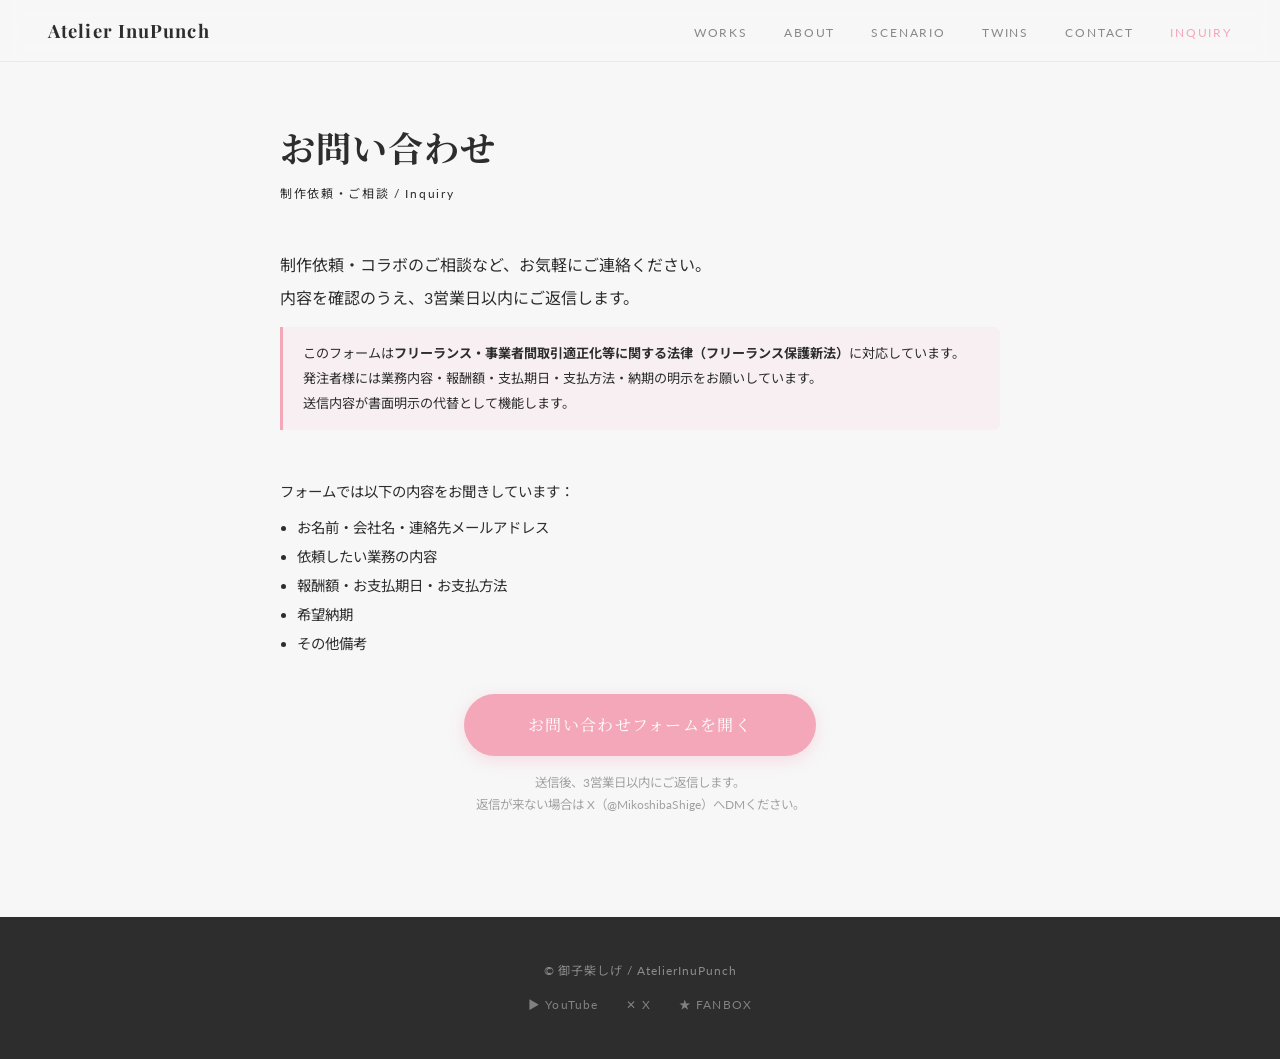
<file: contact.html>
<!DOCTYPE html>
<html lang="ja">
<head>
  <meta charset="UTF-8">
  <meta name="viewport" content="width=device-width, initial-scale=1.0">
  <link rel="icon" type="image/gif" href="assets/characters/dot/dotpict_animation_20260107_115826.gif">
  <title>お問い合わせ | Atelier InuPunch</title>
  <meta name="description" content="御子柴しげへの制作依頼・お問い合わせフォーム。フリーランス新法対応。業務内容・報酬・支払期日・納期を明記してご送信ください。">
  <link rel="preconnect" href="https://fonts.googleapis.com">
  <link rel="preconnect" href="https://fonts.gstatic.com" crossorigin>
  <link href="https://fonts.googleapis.com/css2?family=Noto+Serif+JP:wght@400;700&family=Noto+Sans+JP:wght@400;500&family=Playfair+Display:ital,wght@0,400;0,700;1,400&family=Lato:wght@300;400&display=swap" rel="stylesheet">
  <link rel="stylesheet" href="css/style.css">
  <style>
    .contact-page {
      min-height: 100vh;
      padding: 120px 40px 100px;
      background: var(--white-base);
    }

    .contact-page__inner {
      max-width: 720px;
      margin: 0 auto;
    }

    .contact-page__lead {
      font-size: 1rem;
      line-height: 2.1;
      opacity: 0.78;
      margin-bottom: 12px;
    }

    .contact-page__law-note {
      font-size: 0.82rem;
      line-height: 1.9;
      background: rgba(244, 167, 185, 0.1);
      border-left: 3px solid var(--shige-pink);
      border-radius: 0 6px 6px 0;
      padding: 14px 20px;
      margin-bottom: 48px;
      color: var(--dark-text);
      opacity: 0.8;
    }

    .contact-page__form-intro {
      font-size: 0.9rem;
      line-height: 2.0;
      opacity: 0.65;
      margin-bottom: 36px;
    }

    .contact-page__form-intro ul {
      margin: 8px 0 0 1.2em;
      list-style: disc;
    }

    .contact-cta {
      display: flex;
      flex-direction: column;
      align-items: center;
      gap: 16px;
    }

    .contact-cta__btn {
      display: inline-block;
      background: var(--shige-pink);
      color: #ffffff;
      text-decoration: none;
      border-radius: 100px;
      font-family: var(--font-serif);
      font-size: 1rem;
      letter-spacing: 0.08em;
      padding: 18px 64px;
      transition: transform 0.25s cubic-bezier(.34,1.56,.64,1), box-shadow 0.25s;
      box-shadow: 0 4px 16px rgba(244, 167, 185, 0.35);
    }

    .contact-cta__btn:hover {
      transform: translateY(-3px);
      box-shadow: 0 8px 28px rgba(244, 167, 185, 0.5);
    }

    .contact-cta__note {
      font-size: 0.78rem;
      opacity: 0.42;
      text-align: center;
      line-height: 1.8;
    }

    @media (max-width: 720px) {
      .contact-page {
        padding: 100px 20px 80px;
      }
    }
  </style>
</head>
<body>

  <img class="mascot-sticky"
       src="assets/characters/dot/dotpict_animation_20260107_115826.gif"
       alt="しげちゃん">

  <nav class="site-nav">
    <a class="site-nav__logo" href="index.html">Atelier InuPunch</a>
    <ul class="site-nav__links">
      <li><a href="index.html#works">WORKS</a></li>
      <li><a href="about.html">ABOUT</a></li>
      <li><a href="scenarios.html">SCENARIO</a></li>
      <li><a href="twins.html">TWINS</a></li>
      <li><a href="index.html#contact">CONTACT</a></li>
      <li><a href="contact.html" style="opacity:1; color: var(--shige-pink);">INQUIRY</a></li>
    </ul>
  </nav>

  <main class="contact-page">
    <div class="contact-page__inner">

      <h1 class="section-title reveal" style="margin-bottom: 8px;">お問い合わせ</h1>
      <p class="section-sub reveal">制作依頼・ご相談 / Inquiry</p>

      <p class="contact-page__lead reveal">
        制作依頼・コラボのご相談など、お気軽にご連絡ください。<br>
        内容を確認のうえ、3営業日以内にご返信します。
      </p>

      <div class="contact-page__law-note reveal">
        このフォームは<strong>フリーランス・事業者間取引適正化等に関する法律（フリーランス保護新法）</strong>に対応しています。<br>
        発注者様には業務内容・報酬額・支払期日・支払方法・納期の明示をお願いしています。<br>
        送信内容が書面明示の代替として機能します。
      </div>

      <div class="contact-page__form-intro reveal">
        フォームでは以下の内容をお聞きしています：
        <ul>
          <li>お名前・会社名・連絡先メールアドレス</li>
          <li>依頼したい業務の内容</li>
          <li>報酬額・お支払期日・お支払方法</li>
          <li>希望納期</li>
          <li>その他備考</li>
        </ul>
      </div>

      <div class="contact-cta reveal">
        <a class="contact-cta__btn"
           href="https://forms.gle/1uEnyfunZhHaM3ci7"
           target="_blank"
           rel="noopener noreferrer">
          お問い合わせフォームを開く
        </a>
        <p class="contact-cta__note">
          送信後、3営業日以内にご返信します。<br>
          返信が来ない場合は X（@MikoshibaShige）へDMください。
        </p>
      </div>

    </div>
  </main>

  <footer class="site-footer">
    <p class="footer__copy">© 御子柴しげ / AtelierInuPunch</p>
    <div class="footer__sns">
      <a href="https://www.youtube.com/@shigechanwanko" target="_blank" rel="noopener noreferrer">▶ YouTube</a>
      <a href="https://x.com/MikoshibaShige" target="_blank" rel="noopener noreferrer">✕ X</a>
      <a href="https://shigewanchan.fanbox.cc/" target="_blank" rel="noopener noreferrer">★ FANBOX</a>
    </div>
  </footer>

  <script src="js/main.js"></script>
</body>
</html>
</file>
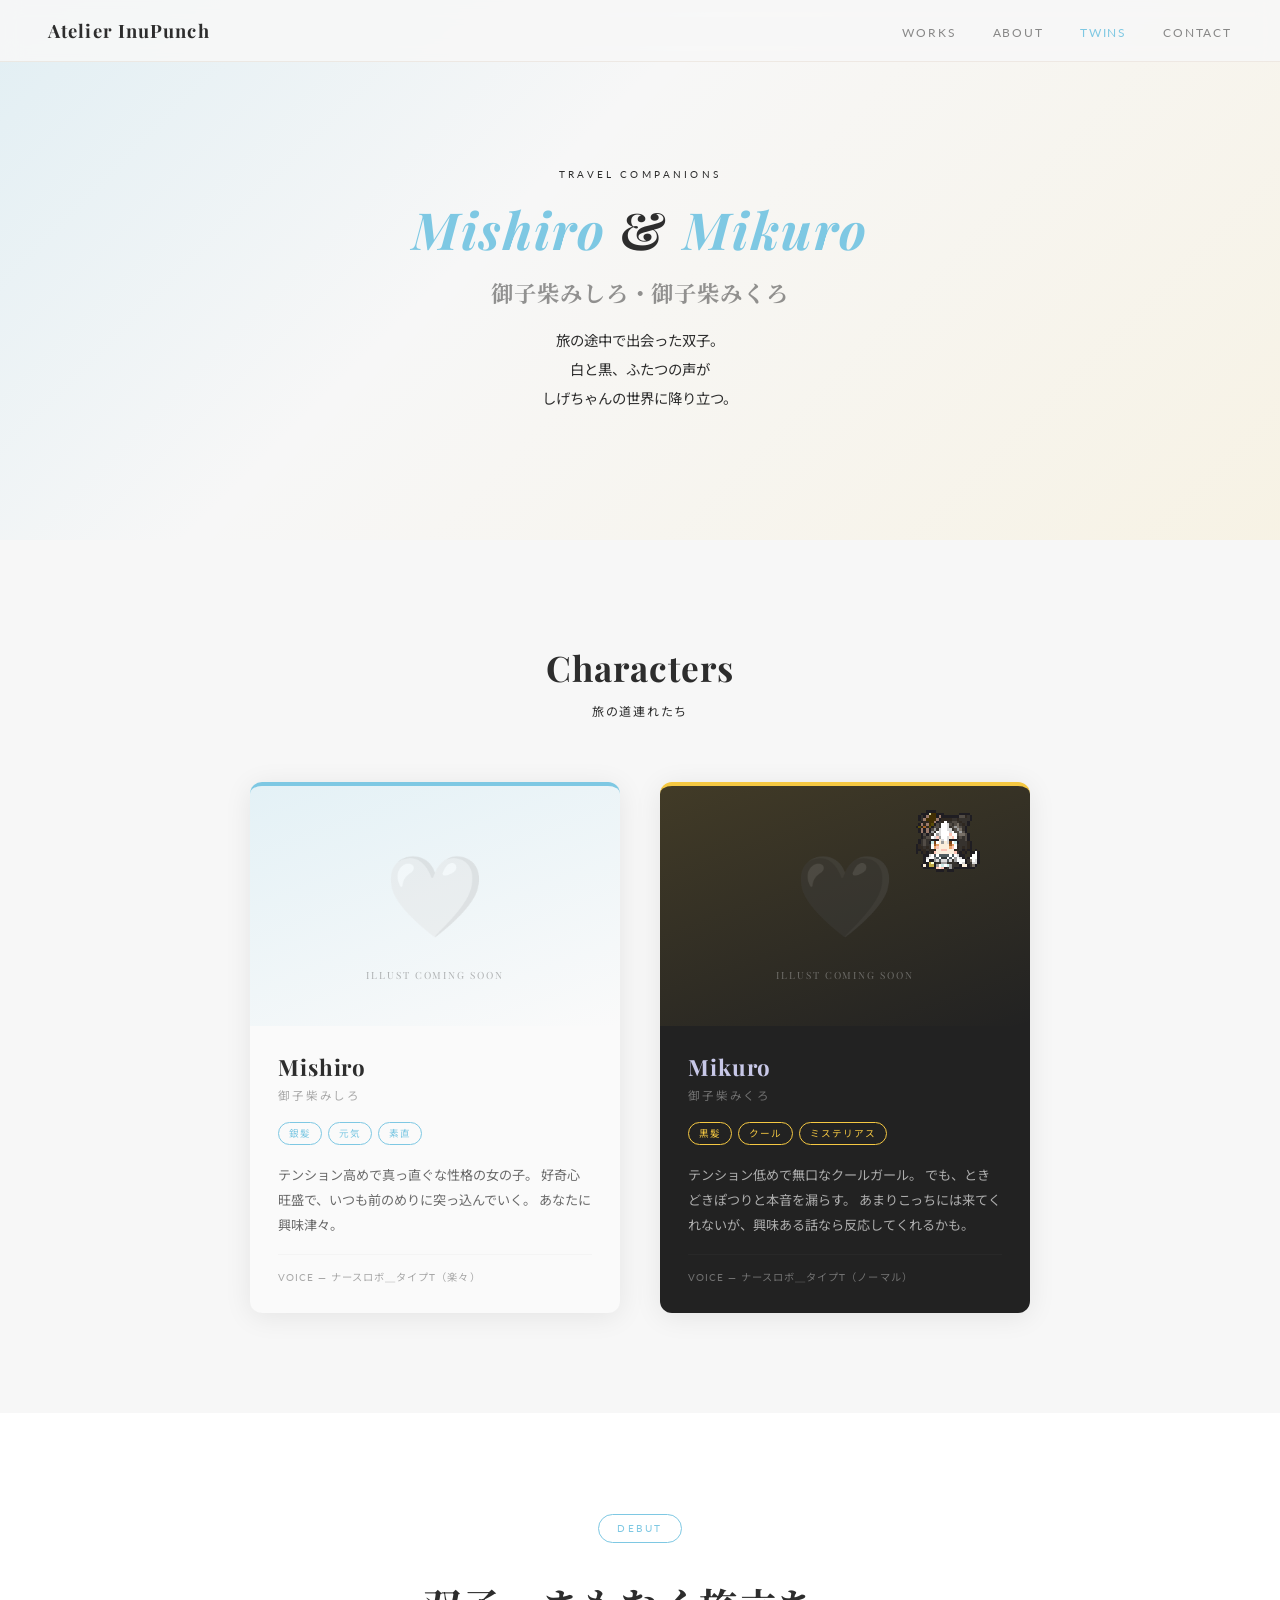
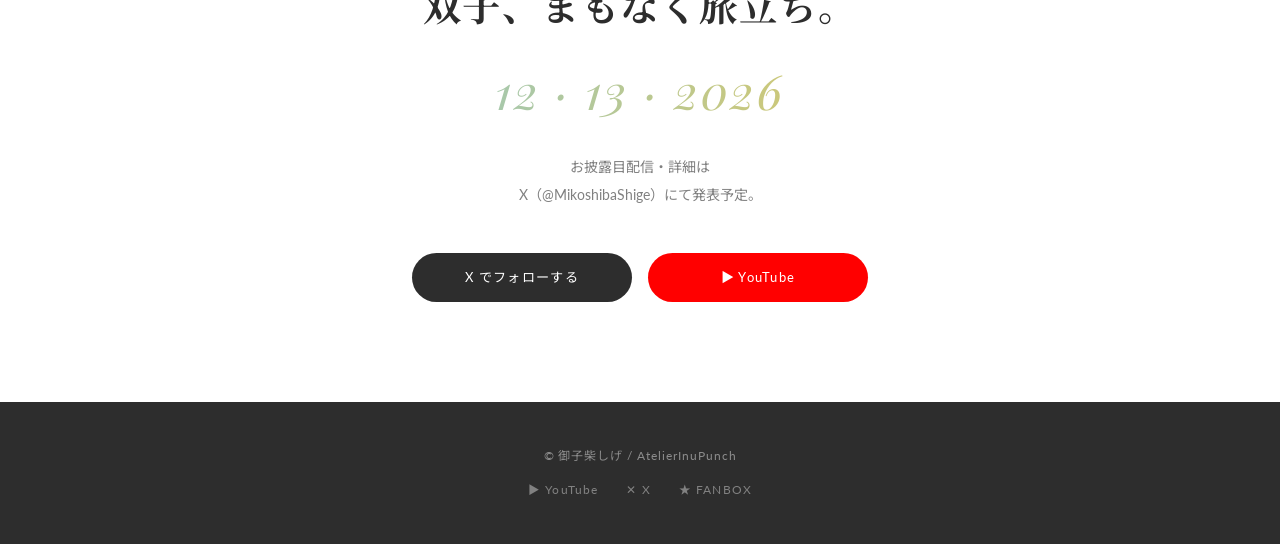
<file: twins.html>
<!DOCTYPE html>
<html lang="ja">
<head>
  <meta charset="UTF-8">
  <meta name="viewport" content="width=device-width, initial-scale=1.0">
  <link rel="icon" type="image/gif" href="assets/characters/dot/dotpict_animation_20260107_115826.gif">
  <title>Twins — Mishiro &amp; Mikuro | Atelier InuPunch</title>
  <meta name="description" content="御子柴みしろ・御子柴みくろ。しげちゃんとともに旅する双子のキャラクター紹介ページ。">
  <link rel="preconnect" href="https://fonts.googleapis.com">
  <link rel="preconnect" href="https://fonts.gstatic.com" crossorigin>
  <link href="https://fonts.googleapis.com/css2?family=Noto+Serif+JP:wght@400;700&family=Noto+Sans+JP:wght@400;500&family=Playfair+Display:ital,wght@0,400;0,700;1,400&family=Lato:wght@300;400&display=swap" rel="stylesheet">
  <link rel="stylesheet" href="css/style.css">
  <style>
    /* ===== Twins ページ専用スタイル ===== */

    .twins-hero {
      min-height: 60vh;
      display: flex;
      align-items: center;
      justify-content: center;
      padding: 120px 40px 80px;
      position: relative;
      overflow: hidden;
      text-align: center;
    }

    .twins-hero__bg {
      position: absolute;
      inset: 0;
      background: linear-gradient(
        135deg,
        rgba(126,200,227,0.18) 0%,
        rgba(247,247,247,0)    40%,
        rgba(245,200,66,0.10)  100%
      );
      z-index: 0;
    }

    .twins-hero__inner {
      position: relative;
      z-index: 1;
    }

    .twins-hero__eyebrow {
      font-size: 0.62rem;
      letter-spacing: 0.32em;
      opacity: 0.35;
      text-transform: uppercase;
      margin-bottom: 16px;
    }

    .twins-hero__title {
      font-family: var(--font-serif);
      font-size: clamp(2rem, 5vw, 3.2rem);
      font-weight: 700;
      letter-spacing: 0.04em;
      line-height: 1.2;
      margin-bottom: 20px;
    }

    .twins-hero__title em {
      font-style: italic;
      color: #7EC8E3;
    }

    .twins-hero__copy {
      font-size: 0.9rem;
      line-height: 2;
      opacity: 0.6;
      max-width: 480px;
      margin: 0 auto;
    }

    /* ===== キャラクターカード ===== */
    .twins-section {
      padding: 100px 0;
      background: var(--white-base);
    }

    .twins-grid {
      display: grid;
      grid-template-columns: 1fr 1fr;
      gap: 40px;
      max-width: 860px;
      margin: 60px auto 0;
      padding: 0 40px;
    }

    .char-card {
      border-radius: 12px;
      overflow: hidden;
      box-shadow: 0 4px 28px rgba(0,0,0,0.08);
      transition: transform 0.3s cubic-bezier(.34,1.56,.64,1), box-shadow 0.3s;
    }
    .char-card:hover {
      transform: translateY(-6px);
      box-shadow: 0 12px 40px rgba(0,0,0,0.13);
    }

    /* みしろ：白ベース */
    .char-card--mishiro {
      background: #fafafa;
      border-top: 4px solid #7EC8E3;
    }
    /* みくろ：ダークベース */
    .char-card--mikuro {
      background: #222222;
      color: #e8e8e8;
      border-top: 4px solid #F5C842;
    }

    .char-card__visual {
      height: 240px;
      display: flex;
      align-items: center;
      justify-content: center;
      font-size: 5rem;
      position: relative;
      overflow: hidden;
    }

    .char-card--mishiro .char-card__visual {
      background: linear-gradient(160deg, rgba(126,200,227,0.18) 0%, rgba(247,247,247,0) 100%);
    }
    .char-card--mikuro .char-card__visual {
      background: linear-gradient(160deg, rgba(245,200,66,0.15) 0%, rgba(0,0,0,0) 100%);
    }

    .char-card__visual-placeholder {
      display: flex;
      flex-direction: column;
      align-items: center;
      gap: 10px;
      opacity: 0.35;
    }
    .char-card__visual-placeholder span {
      font-family: var(--font-serif);
      font-size: 0.62rem;
      letter-spacing: 0.2em;
    }

    .char-card__body {
      padding: 24px 28px 28px;
    }

    .char-card__name-en {
      font-family: var(--font-serif);
      font-size: 1.4rem;
      font-weight: 700;
      letter-spacing: 0.04em;
      margin-bottom: 2px;
    }
    .char-card--mikuro .char-card__name-en {
      color: #c8c8e8;
    }

    .char-card__name-ja {
      font-size: 0.72rem;
      letter-spacing: 0.16em;
      opacity: 0.4;
      margin-bottom: 16px;
    }

    .char-card__tags {
      display: flex;
      flex-wrap: wrap;
      gap: 6px;
      margin-bottom: 18px;
    }
    .char-tag {
      font-size: 0.6rem;
      letter-spacing: 0.1em;
      padding: 3px 10px;
      border-radius: 100px;
      border: 1px solid currentColor;
    }
    .char-card--mishiro .char-tag { color: #7EC8E3; }
    .char-card--mikuro .char-tag  { color: #F5C842; }

    .char-card__desc {
      font-size: 0.82rem;
      line-height: 1.9;
      opacity: 0.7;
    }

    .char-card__voice {
      margin-top: 16px;
      padding-top: 14px;
      border-top: 1px solid rgba(0,0,0,0.06);
      font-size: 0.64rem;
      letter-spacing: 0.1em;
      opacity: 0.4;
    }
    .char-card--mikuro .char-card__voice {
      border-top-color: rgba(255,255,255,0.08);
    }

    /* ===== デビューカウントダウン ===== */
    .debut-section {
      padding: 100px 0;
      background: #ffffff;
      text-align: center;
    }

    .debut-badge {
      display: inline-block;
      font-size: 0.64rem;
      letter-spacing: 0.24em;
      text-transform: uppercase;
      padding: 5px 18px;
      border-radius: 100px;
      border: 1.5px solid #7EC8E3;
      color: #7EC8E3;
      margin-bottom: 32px;
    }

    .debut-title {
      font-family: var(--font-serif);
      font-size: clamp(1.6rem, 3vw, 2.4rem);
      font-weight: 700;
      margin-bottom: 16px;
      letter-spacing: 0.04em;
    }

    .debut-date {
      font-family: var(--font-serif);
      font-style: italic;
      font-size: clamp(2rem, 4vw, 3rem);
      background: linear-gradient(90deg, #7EC8E3 0%, #F5C842 100%);
      -webkit-background-clip: text;
      -webkit-text-fill-color: transparent;
      background-clip: text;
      margin-bottom: 24px;
      letter-spacing: 0.06em;
    }

    .debut-copy {
      font-size: 0.88rem;
      line-height: 2;
      opacity: 0.6;
      max-width: 400px;
      margin: 0 auto 44px;
    }

    .debut-links {
      display: flex;
      justify-content: center;
      gap: 16px;
      flex-wrap: wrap;
    }

    /* ===== Responsive ===== */
    @media (max-width: 700px) {
      .twins-grid {
        grid-template-columns: 1fr;
        padding: 0 20px;
        gap: 28px;
      }
      .twins-hero {
        padding: 100px 20px 60px;
      }
      .debut-links {
        flex-direction: column;
        align-items: center;
      }
    }
  </style>
</head>
<body>

  <!-- 右下固定マスコット -->
  <img class="mascot-sticky"
       src="assets/characters/dot/dotpict_animation_20260107_115826.gif"
       alt="しげちゃん">

  <!-- ナビゲーション -->
  <nav class="site-nav">
    <a class="site-nav__logo" href="index.html">Atelier InuPunch</a>
    <ul class="site-nav__links">
      <li><a href="index.html#works">WORKS</a></li>
      <li><a href="index.html#about">ABOUT</a></li>
      <li><a href="twins.html" style="opacity:1; color: #7EC8E3;">TWINS</a></li>
      <li><a href="index.html#contact">CONTACT</a></li>
    </ul>
  </nav>

  <!-- ==============================
       HERO
  ============================== -->
  <section class="twins-hero">
    <div class="twins-hero__bg"></div>
    <div class="twins-hero__inner">
      <p class="twins-hero__eyebrow reveal">Travel Companions</p>
      <h1 class="twins-hero__title reveal">
        <em>Mishiro</em> &amp; <em>Mikuro</em>
      </h1>
      <p class="twins-hero__title reveal" style="font-size: clamp(1rem, 2vw, 1.4rem); opacity: 0.5; margin-bottom: 20px;">
        御子柴みしろ・御子柴みくろ
      </p>
      <p class="twins-hero__copy reveal">
        旅の途中で出会った双子。<br>
        白と黒、ふたつの声が<br>
        しげちゃんの世界に降り立つ。
      </p>
    </div>
  </section>

  <!-- ==============================
       CHARACTER CARDS
  ============================== -->
  <section class="twins-section">
    <div class="section-inner">
      <h2 class="section-title reveal" style="text-align:center;">Characters</h2>
      <p class="section-sub reveal" style="text-align:center;">旅の道連れたち</p>
    </div>

    <div class="twins-grid">

      <!-- みしろ -->
      <div class="char-card char-card--mishiro reveal">
        <div class="char-card__visual">
          <div class="char-card__visual-placeholder">
            <div>🤍</div>
            <span>ILLUST COMING SOON</span>
          </div>
        </div>
        <div class="char-card__body">
          <p class="char-card__name-en">Mishiro</p>
          <p class="char-card__name-ja">御子柴みしろ</p>
          <div class="char-card__tags">
            <span class="char-tag">銀髪</span>
            <span class="char-tag">元気</span>
            <span class="char-tag">素直</span>
          </div>
          <p class="char-card__desc">
            テンション高めで真っ直ぐな性格の女の子。
            好奇心旺盛で、いつも前のめりに突っ込んでいく。
            あなたに興味津々。
          </p>
          <p class="char-card__voice">VOICE — ナースロボ＿タイプT（楽々）</p>
        </div>
      </div>

      <!-- みくろ -->
      <div class="char-card char-card--mikuro reveal">
        <div class="char-card__visual">
          <div class="char-card__visual-placeholder">
            <div>🖤</div>
            <span>ILLUST COMING SOON</span>
          </div>
        </div>
        <div class="char-card__body">
          <p class="char-card__name-en">Mikuro</p>
          <p class="char-card__name-ja">御子柴みくろ</p>
          <div class="char-card__tags">
            <span class="char-tag">黒髪</span>
            <span class="char-tag">クール</span>
            <span class="char-tag">ミステリアス</span>
          </div>
          <p class="char-card__desc">
            テンション低めで無口なクールガール。
            でも、ときどきぽつりと本音を漏らす。
            あまりこっちには来てくれないが、興味ある話なら反応してくれるかも。
          </p>
          <p class="char-card__voice">VOICE — ナースロボ＿タイプT（ノーマル）</p>
        </div>
      </div>

    </div>
  </section>

  <!-- ==============================
       DEBUT
  ============================== -->
  <section class="debut-section reveal" id="debut">
    <div class="section-inner">
      <span class="debut-badge">Debut</span>
      <h2 class="debut-title">双子、まもなく旅立ち。</h2>
      <p class="debut-date">12 · 13 · 2026</p>
      <p class="debut-copy">
        お披露目配信・詳細は<br>
        X（@MikoshibaShige）にて発表予定。
      </p>
      <div class="debut-links">
        <a class="contact__btn contact__btn--x"
           href="https://x.com/MikoshibaShige"
           target="_blank" rel="noopener noreferrer">
          X でフォローする
        </a>
        <a class="contact__btn contact__btn--form"
           href="https://www.youtube.com/@shigechanwanko"
           target="_blank" rel="noopener noreferrer"
           style="background: #FF0000;">
          ▶ YouTube
        </a>
      </div>
    </div>
  </section>

  <!-- フッター -->
  <footer class="site-footer">
    <p class="footer__copy">© 御子柴しげ / AtelierInuPunch</p>
    <div class="footer__sns">
      <a href="https://www.youtube.com/@shigechanwanko" target="_blank" rel="noopener noreferrer">▶ YouTube</a>
      <a href="https://x.com/MikoshibaShige"            target="_blank" rel="noopener noreferrer">✕ X</a>
      <a href="https://shigewanchan.fanbox.cc/"          target="_blank" rel="noopener noreferrer">★ FANBOX</a>
    </div>
  </footer>

  <script src="js/main.js"></script>
</body>
</html>
</file>
<file: css/style.css>
/* ============================================================
   Atelier Shige — Portfolio Site
   担当：レン | 2026-03-24
   カラー・フォントは brand_guidelines.md と同期
============================================================ */

/* ---------- CSS Variables ---------- */
:root {
  --shige-pink:    #F4A7B9;
  --base-blue:     #7EC8E3;
  --orange-accent: #FFB347;
  --purple-accent: #B8A9DC;
  --green-accent:  #A8D8A8;
  --white-base:    #F7F7F7;
  --dark-text:     #2D2D2D;
  --cocoa-brown:   #A07850;

  --font-serif: 'Playfair Display', 'Noto Serif JP', serif;
  --font-sans:  'Lato', 'Noto Sans JP', sans-serif;

  --hero-gradient: linear-gradient(
    135deg,
    #F4A7B9 0%,
    #B8A9DC 38%,
    #7EC8E3 68%,
    #FFB347 100%
  );
}

/* ---------- Reset ---------- */
*, *::before, *::after {
  box-sizing: border-box;
  margin: 0;
  padding: 0;
}
html {
  scroll-behavior: smooth;
}
body {
  font-family: var(--font-sans);
  background: var(--white-base);
  color: var(--dark-text);
  overflow-x: hidden;
  line-height: 1.6;
}
img {
  max-width: 100%;
  display: block;
}
a {
  color: inherit;
  text-decoration: none;
}

/* ============================================================
   Navigation
============================================================ */
.site-nav {
  position: fixed;
  top: 0; left: 0; right: 0;
  z-index: 200;
  display: flex;
  align-items: center;
  justify-content: space-between;
  padding: 16px 48px;
  background: rgba(247, 247, 247, 0.88);
  backdrop-filter: blur(10px);
  -webkit-backdrop-filter: blur(10px);
  border-bottom: 1px solid rgba(160, 120, 80, 0.12);
}

.site-nav__logo {
  font-family: var(--font-serif);
  font-size: 1.15rem;
  font-weight: 700;
  letter-spacing: 0.06em;
  color: var(--dark-text);
  transition: color 0.2s;
}
.site-nav__logo:hover {
  color: var(--cocoa-brown);
}

.site-nav__links {
  display: flex;
  gap: 36px;
  list-style: none;
}
.site-nav__links a {
  font-size: 0.72rem;
  font-weight: 400;
  letter-spacing: 0.16em;
  color: var(--dark-text);
  opacity: 0.55;
  transition: opacity 0.2s;
}
.site-nav__links a:hover {
  opacity: 1;
}

/* ============================================================
   Sticky Mascot (dotpict GIF)
============================================================ */
.mascot-sticky {
  position: fixed;
  bottom: 28px;
  right: 28px;
  width: 72px;
  height: auto;
  z-index: 150;
  pointer-events: none;
  image-rendering: pixelated;
  image-rendering: crisp-edges;
}

/* ============================================================
   HERO — パスポート + チケット差し込み + ステッカー
============================================================ */
.hero {
  min-height: 100vh;
  display: flex;
  align-items: center;
  justify-content: center;
  padding: 100px 40px 80px;
  position: relative;
  overflow: hidden;
}

.hero__bg {
  position: absolute;
  inset: 0;
  background: var(--hero-gradient);
  opacity: 0.2;
  z-index: 0;
}

/* ===== hero-spread：全要素を包むコンテナ ===== */
.hero-spread {
  position: relative;
  z-index: 1;
  width: 860px;
  height: 580px;
}

/* ============================================================
   PASSPORT（IDページのみ・1カラム）
============================================================ */
.passport {
  position: absolute;
  left: 50px;
  top: 10px;
  width: 272px;
  min-height: 460px;
  z-index: 10;
  background:
    repeating-linear-gradient(
      90deg,
      transparent,
      transparent 19px,
      rgba(255,255,255,0.015) 19px,
      rgba(255,255,255,0.015) 20px
    ),
    #1a2340;
  color: #ffffff;
  border-radius: 8px;
  padding: 24px 20px 20px;
  display: flex;
  flex-direction: column;
  gap: 8px;
  outline: 1.5px dashed rgba(255,255,255,0.12);
  outline-offset: -10px;
  box-shadow:
    0 4px 20px rgba(0,0,0,0.25),
    0 1px 3px rgba(0,0,0,0.15);
}

.passport__header-text {
  font-family: var(--font-serif);
  font-size: 0.52rem;
  letter-spacing: 0.28em;
  opacity: 0.38;
  text-transform: uppercase;
}

/* 写真フレーム（頭部クロップ） */
.passport__photo-frame {
  align-self: center;
  padding: 5px;
  background: rgba(255,255,255,0.06);
  border: 1px solid rgba(255,255,255,0.2);
  box-shadow: inset 0 2px 8px rgba(0,0,0,0.4);
  width: 100px;
  overflow: hidden;
}
.passport__chara {
  width: 100px;
  height: 104px;
  object-fit: cover;
  object-position: top center;
  display: block;
}

.passport__info {
  border-top: 1px solid rgba(255,255,255,0.08);
  padding-top: 10px;
}
.passport__label {
  font-size: 0.46rem;
  letter-spacing: 0.22em;
  opacity: 0.35;
  margin-top: 9px;
  text-transform: uppercase;
}
.passport__label:first-child { margin-top: 0; }
.passport__value {
  font-family: var(--font-serif);
  font-size: 0.78rem;
  font-weight: 700;
  margin-top: 2px;
}

/* パスポートスタンプ：パスポート内・絶対配置 */
.passport__stamp-area {
  position: absolute;
  bottom: 44px;
  left: 50%;
  transform: translateX(-50%);
}

.passport__tagline {
  font-family: var(--font-serif);
  font-style: italic;
  font-size: 0.95rem;
  color: var(--shige-pink);
  margin-top: auto;
  padding-top: 12px;
  border-top: 1px solid rgba(255,255,255,0.08);
}

/* ---- スタンプ（1個だけ使用）---- */
.stamp {
  position: relative;
  display: flex;
  flex-direction: column;
  align-items: center;
  justify-content: center;
  gap: 3px;
  width: 80px;
  height: 80px;
  border-radius: 50%;
  border: 2px solid currentColor;
  opacity: 0.78;
  cursor: default;
  transition: transform 0.3s cubic-bezier(.34,1.56,.64,1), opacity 0.3s;
}
.stamp::before {
  content: '';
  position: absolute;
  inset: 5px;
  border-radius: 50%;
  border: 1px solid currentColor;
  opacity: 0.4;
}
.stamp:hover { transform: rotate(-8deg) scale(1.1); opacity: 1; }

.stamp__label {
  font-family: var(--font-serif);
  font-size: 0.54rem;
  font-weight: 700;
  letter-spacing: 0.1em;
  text-transform: uppercase;
  position: relative; z-index: 1;
}
.stamp__icon  {
  font-size: 1.4rem;
  position: relative; z-index: 1;
}
.stamp__date  {
  font-family: var(--font-serif);
  font-size: 0.42rem;
  letter-spacing: 0.06em;
  opacity: 0.6;
  position: relative; z-index: 1;
}

.stamp--pink   { color: var(--shige-pink);    background: rgba(244,167,185,0.1); }
.stamp--purple { color: var(--purple-accent); background: rgba(184,169,220,0.1); }
.stamp--blue   { color: #5aabcb;              background: rgba(126,200,227,0.1); }
.stamp--orange { color: #d4893a;              background: rgba(255,179,71, 0.1); }
.stamp--brown  { color: var(--cocoa-brown);   background: rgba(160,120,80, 0.1); }
.stamp--green  { color: #6aaa6a;              background: rgba(168,216,168,0.1); }
/* 紺背景用：クリーム/パーチメント（パスポート内スタンプ専用） */
.stamp--cream  { color: #f0e0c0;              background: rgba(240,224,192,0.12); }
/* 絵文字は color を無視するので白反転フィルターで対応 */
.stamp--cream .stamp__icon {
  filter: brightness(0) invert(1);
  opacity: 0.82;
}

/* ============================================================
   TICKETS（差し込み型・4枚）
============================================================ */
.tickets {
  position: absolute;
  left: 272px;   /* passport左端(50px) + passport幅(272px) - 50px重なり */
  top: 10px;
  z-index: 5;    /* パスポートの後ろ */
  display: flex;
  flex-direction: column;
  gap: 14px;
}

.ticket {
  display: flex;
  width: 440px;
  background: #ffffff;
  border-radius: 8px;
  overflow: hidden;
  box-shadow: 0 4px 20px rgba(0,0,0,0.12), 0 1px 4px rgba(0,0,0,0.08);
  transform: rotate(var(--r, 0deg));
  transform-origin: left center;
  transition: transform 0.25s cubic-bezier(.34,1.56,.64,1),
              box-shadow 0.25s, filter 0.25s;
  text-decoration: none;
  color: var(--dark-text);
  /* 左端はパスポートの下に隠れるので左パディングで調整 */
  padding-left: 52px;
}
.ticket:hover {
  transform: rotate(calc(var(--r, 0deg) - 1deg)) translateX(6px);
  box-shadow: 0 8px 32px rgba(0,0,0,0.18);
  z-index: 6;
  filter: brightness(1.02);
}

/* 各チケットのアクセントカラー（左ボーダー） */
.ticket--scenario { border-left: 4px solid var(--cocoa-brown); }
.ticket--video    { border-left: 4px solid var(--shige-pink); }
.ticket--web      { border-left: 4px solid var(--base-blue); }
.ticket--design   { border-left: 4px solid var(--purple-accent); }

/* チケット本体 */
.ticket__main {
  flex: 1;
  padding: 12px 14px 12px 10px;
  border-right: 2px dashed rgba(0,0,0,0.1);
  display: flex;
  flex-direction: column;
  gap: 3px;
}
.ticket__top {
  display: flex;
  justify-content: space-between;
  align-items: center;
  margin-bottom: 2px;
}
.ticket__flight {
  font-size: 0.58rem;
  letter-spacing: 0.14em;
  opacity: 0.4;
  font-family: var(--font-serif);
}
.ticket__plane {
  font-size: 0.9rem;
  opacity: 0.35;
}
.ticket__dest {
  font-family: var(--font-serif);
  font-size: 1rem;
  font-weight: 700;
  letter-spacing: 0.02em;
  line-height: 1.2;
}
.ticket__sub {
  font-size: 0.68rem;
  opacity: 0.5;
  letter-spacing: 0.06em;
}
.ticket__bottom {
  display: flex;
  gap: 20px;
  margin-top: 4px;
}
.ticket__meta-label {
  font-size: 0.46rem;
  letter-spacing: 0.16em;
  opacity: 0.35;
  text-transform: uppercase;
}
.ticket__meta-val {
  font-family: var(--font-serif);
  font-size: 0.7rem;
  font-weight: 700;
  margin-top: 1px;
}

/* スタブ（切り離し部分） */
.ticket__stub {
  width: 72px;
  padding: 12px 10px;
  display: flex;
  flex-direction: column;
  align-items: center;
  justify-content: space-between;
  background: rgba(0,0,0,0.025);
}
.ticket__stub-label {
  font-family: var(--font-serif);
  font-size: 0.54rem;
  font-weight: 700;
  letter-spacing: 0.1em;
  writing-mode: vertical-rl;
  text-orientation: mixed;
  opacity: 0.45;
}
/* バーコード（CSSで生成） */
.ticket__barcode {
  width: 44px;
  height: 28px;
  background: repeating-linear-gradient(
    90deg,
    #2D2D2D 0px,   #2D2D2D 2px,
    transparent 2px, transparent 4px,
    #2D2D2D 4px,   #2D2D2D 5px,
    transparent 5px, transparent 8px,
    #2D2D2D 8px,   #2D2D2D 11px,
    transparent 11px,transparent 13px,
    #2D2D2D 13px,  #2D2D2D 14px,
    transparent 14px,transparent 17px
  );
  opacity: 0.25;
  border-radius: 1px;
}

/* ============================================================
   STICKERS（ソリッド塗り・旅行ステッカー風・内側デコ）
============================================================ */
.sticker {
  position: absolute;
  z-index: 2;
  transform: translate(var(--tx, 0), var(--ty, 0)) rotate(var(--r, 0deg));
  display: flex;
  flex-direction: column;
  align-items: center;
  justify-content: center;
  gap: 2px;
  font-family: var(--font-serif);
  font-weight: 700;
  font-size: 0.7rem;
  letter-spacing: 0.14em;
  text-transform: uppercase;
  text-align: center;
  line-height: 1.3;
  color: #ffffff;
  /* ソリッド白ボーダー（ステッカー切り抜き縁） */
  border: 3px solid rgba(255,255,255,0.9);
  padding: 10px 16px;
  pointer-events: none;
  opacity: 0.93;
  box-shadow: 0 4px 16px rgba(0,0,0,0.22);
}

/* 内側デコレーションライン */
.sticker::before {
  content: '';
  position: absolute;
  inset: 5px;
  border: 1px solid rgba(255,255,255,0.4);
  pointer-events: none;
}

/* 内側の水平セパレーター */
.sticker__line {
  display: block;
  width: 58%;
  height: 1px;
  background: rgba(255,255,255,0.55);
  margin: 1px auto;
  flex-shrink: 0;
}

/* アイコン行 */
.sticker__icon {
  display: block;
  font-size: 1.15rem;
  line-height: 1;
}

/* ---- 形状 ---- */
.sticker--oval {
  width: 150px;
  height: 102px;
  border-radius: 50%;
  padding: 0;
  font-size: 0.74rem;
}
.sticker--oval::before { border-radius: 50%; }

.sticker--circle {
  width: 110px;
  height: 110px;
  border-radius: 50%;
  padding: 0;
  font-size: 0.74rem;
}
.sticker--circle::before { border-radius: 50%; }

.sticker--pill {
  border-radius: 100px;
  padding: 12px 26px;
  white-space: nowrap;
  font-size: 0.8rem;
}
.sticker--pill::before { border-radius: 100px; }

.sticker--badge {
  border-radius: 8px;
  padding: 13px 18px;
  min-width: 108px;
  font-size: 0.76rem;
}
.sticker--badge::before { border-radius: 5px; }

/* ---- カラー（ソリッド塗り・白テキスト） ---- */
.sticker--pink   { background: #e8789a; }
.sticker--blue   { background: #4e9dbe; }
.sticker--purple { background: #8f7dbf; }
.sticker--orange { background: #c97d2e; }
.sticker--brown  { background: #8a6540; }
.sticker--green  { background: #4f9050; }

/* ============================================================
   Section commons
============================================================ */
.section-inner {
  max-width: 1060px;
  margin: 0 auto;
  padding: 0 40px;
}

.section-title {
  font-family: var(--font-serif);
  font-size: clamp(1.6rem, 3vw, 2.2rem);
  font-weight: 700;
  letter-spacing: 0.03em;
  margin-bottom: 6px;
}

.section-sub {
  font-size: 0.75rem;
  letter-spacing: 0.14em;
  opacity: 0.4;
  margin-bottom: 44px;
}

/* ============================================================
   ABOUT
============================================================ */
.about {
  padding: 110px 0;
  background: var(--white-base);
}

.about__copy {
  font-size: 1rem;
  line-height: 2.1;
  margin-bottom: 36px;
  color: var(--dark-text);
  opacity: 0.85;
}

.skill-tags {
  display: flex;
  flex-wrap: wrap;
  gap: 8px;
}
.tag {
  font-size: 0.72rem;
  padding: 5px 16px;
  border-radius: 100px;
  border: 1.5px solid rgba(244,167,185,0.6);
  color: var(--dark-text);
  transition: background 0.2s, border-color 0.2s;
  cursor: default;
}
.tag:hover {
  background: var(--shige-pink);
  border-color: var(--shige-pink);
  color: #fff;
}

/* ============================================================
   WORKS
============================================================ */
.works {
  padding: 110px 0;
  background: #ffffff;
}

.works__grid {
  display: grid;
  grid-template-columns: repeat(3, 1fr);
  gap: 28px;
}

/* Postcard card */
.card {
  position: relative;
  background: var(--white-base);
  border-radius: 6px;
  border: 1.5px solid #e6e6e6;
  box-shadow: 2px 4px 18px rgba(0,0,0,0.06);
  overflow: hidden;
  transition: transform 0.3s cubic-bezier(.34,1.56,.64,1), box-shadow 0.3s;
}
.card:hover {
  transform: translateY(-8px);
  box-shadow: 4px 16px 40px rgba(244,167,185,0.28);
}

.card__img {
  width: 100%;
  aspect-ratio: 16 / 9;
  object-fit: cover;
  display: block;
}

.card__body {
  padding: 16px 18px 20px;
}
.card__category {
  font-size: 0.62rem;
  letter-spacing: 0.16em;
  opacity: 0.4;
  margin-bottom: 5px;
  text-transform: uppercase;
}
.card__title {
  font-family: var(--font-serif);
  font-size: 0.95rem;
  font-weight: 700;
  line-height: 1.55;
  margin-bottom: 8px;
}
.card__desc {
  font-size: 0.78rem;
  line-height: 1.8;
  opacity: 0.65;
}

/* カードのジャンルスタンプ */
.card__stamp {
  position: absolute;
  top: 10px;
  right: 10px;
  font-size: 0.52rem;
  font-weight: 700;
  letter-spacing: 0.1em;
  padding: 3px 9px;
  border-radius: 100px;
  border: 1.5px solid currentColor;
  background: rgba(255,255,255,0.9);
  backdrop-filter: blur(4px);
}
.card__stamp--video    { color: var(--shige-pink); }
.card__stamp--design   { color: var(--purple-accent); }
.card__stamp--web      { color: var(--base-blue); }
.card__stamp--scenario { color: var(--cocoa-brown); }
.card__stamp--3d       { color: var(--orange-accent); }
.card__stamp--music    { color: #6aaa6a; }

/* リンクありカード */
a.card {
  display: block;
  cursor: pointer;
}
a.card::after {
  content: '▶ 視聴する';
  display: block;
  font-size: 0.64rem;
  letter-spacing: 0.1em;
  opacity: 0.4;
  padding: 0 18px 14px;
  transition: opacity 0.2s;
}
a.card:hover::after { opacity: 0.8; }

/* ============================================================
   JOURNAL
============================================================ */
.journal {
  padding: 110px 0;
  background: var(--white-base);
}

.journal__empty {
  font-family: var(--font-serif);
  font-style: italic;
  opacity: 0.28;
  font-size: 1.05rem;
  text-align: center;
  padding: 64px 0;
  letter-spacing: 0.08em;
}

/* ---- ジャーナルカードテンプレート ----
   新しい研究録を追加するときはこのHTMLをコピーして使う。
   詳細は index.html のコメントアウトを参照。

.journal-card { ... }
*/
.journal-card {
  background: #ffffff;
  border-radius: 6px;
  border-left: 3px solid var(--shige-pink);
  padding: 20px 24px;
  margin-bottom: 20px;
  box-shadow: 0 2px 10px rgba(0,0,0,0.05);
}
.journal-card__meta {
  display: flex;
  align-items: center;
  gap: 12px;
  margin-bottom: 10px;
}
.journal-card__status {
  font-size: 0.6rem;
  font-weight: 700;
  letter-spacing: 0.1em;
  padding: 2px 10px;
  border-radius: 100px;
}
.journal-card__status--wip  { background: var(--shige-pink); color: #fff; }
.journal-card__status--done { background: var(--base-blue);  color: #fff; }
.journal-card__date {
  font-size: 0.68rem;
  opacity: 0.38;
}
.journal-card__title {
  font-family: var(--font-serif);
  font-size: 1rem;
  font-weight: 700;
  margin-bottom: 8px;
}
.journal-card__desc {
  font-size: 0.8rem;
  line-height: 1.85;
  opacity: 0.7;
}
.journal-card__img {
  width: 100%;
  border-radius: 4px;
  margin-top: 14px;
}

/* ============================================================
   TIP — StreamElements 投げ銭
============================================================ */
.tip-section {
  padding: 110px 0;
  background: var(--white-base);
  text-align: center;
}
.tip-section .section-inner {
  max-width: 620px;
}

.tip-card {
  display: flex;
  flex-direction: column;
  align-items: center;
  gap: 24px;
  background: #ffffff;
  border-radius: 12px;
  border: 1.5px solid rgba(244, 167, 185, 0.3);
  box-shadow: 0 4px 24px rgba(244, 167, 185, 0.14);
  padding: 44px 40px 48px;
  margin-top: 8px;
}

.tip-card__icon {
  font-size: 2rem;
  color: var(--shige-pink);
  line-height: 1;
}

.tip-card__copy {
  font-size: 1rem;
  line-height: 2.1;
  opacity: 0.78;
  color: var(--dark-text);
}

.contact__btn--tip {
  background: linear-gradient(135deg, var(--shige-pink) 0%, #e8789a 100%);
  color: #ffffff;
  font-size: 1rem;
  padding: 16px 48px;
  box-shadow: 0 4px 16px rgba(244, 167, 185, 0.38);
}
.contact__btn--tip:hover {
  box-shadow: 0 8px 28px rgba(244, 167, 185, 0.5);
}

/* ============================================================
   CONTACT
============================================================ */
.contact {
  padding: 110px 0;
  background: #ffffff;
  text-align: center;
}
.contact .section-inner {
  max-width: 580px;
}

.contact__copy {
  font-size: 0.95rem;
  line-height: 2.1;
  margin-bottom: 44px;
  opacity: 0.75;
}

.contact__links {
  display: flex;
  flex-direction: column;
  align-items: center;
  gap: 14px;
}

.contact__btn {
  display: inline-block;
  padding: 14px 44px;
  border-radius: 100px;
  font-size: 0.82rem;
  letter-spacing: 0.1em;
  transition: transform 0.25s cubic-bezier(.34,1.56,.64,1), box-shadow 0.25s;
  cursor: pointer;
  min-width: 220px;
  text-align: center;
}
.contact__btn:hover {
  transform: translateY(-3px);
  box-shadow: 0 8px 24px rgba(0,0,0,0.12);
}

.contact__btn--form {
  background: var(--shige-pink);
  color: #ffffff;
}
.contact__btn--mail {
  background: var(--white-base);
  border: 1.5px solid rgba(45,45,45,0.25);
  color: var(--dark-text);
}
.contact__btn--x {
  background: var(--dark-text);
  color: #ffffff;
}

/* ============================================================
   FOOTER
============================================================ */
.site-footer {
  padding: 44px 40px;
  background: var(--dark-text);
  color: rgba(255,255,255,0.45);
  text-align: center;
}
.footer__copy {
  font-size: 0.75rem;
  letter-spacing: 0.08em;
}
.footer__sns {
  display: flex;
  justify-content: center;
  gap: 28px;
  margin-top: 16px;
}
.footer__sns a {
  font-size: 0.72rem;
  letter-spacing: 0.1em;
  color: rgba(255,255,255,0.4);
  transition: color 0.2s;
}
.footer__sns a:hover {
  color: var(--shige-pink);
}

/* ============================================================
   Reveal animation (scroll fade-in)
============================================================ */
.reveal {
  opacity: 0;
  transform: translateY(28px);
  transition: opacity 0.65s ease, transform 0.65s ease;
}
.reveal.is-visible {
  opacity: 1;
  transform: translateY(0);
}

/* ============================================================
   Responsive
============================================================ */
@media (max-width: 1000px) {
  .works__grid {
    grid-template-columns: repeat(2, 1fr);
  }
}

@media (max-width: 720px) {
  /* --- Nav --- */
  .site-nav {
    padding: 14px 20px;
  }
  .site-nav__links {
    gap: 16px;
    overflow-x: auto;
    -webkit-overflow-scrolling: touch;
    scrollbar-width: none;
    flex-shrink: 1;
    min-width: 0;
    padding-bottom: 2px;
  }
  .site-nav__links::-webkit-scrollbar { display: none; }
  .site-nav__links li { flex-shrink: 0; }
  .site-nav__links a {
    font-size: 0.62rem;
    white-space: nowrap;
  }

  /* --- Hero --- */
  .hero {
    padding: 80px 20px 60px;
    align-items: flex-start;
  }

  /* 固定サイズ→縦スタックのフローレイアウトに切り替え */
  .hero-spread {
    width: 100%;
    height: auto;
    display: flex;
    flex-direction: column;
    align-items: center;
    gap: 24px;
  }

  /* ステッカーは絶対配置・座標固定のため非表示 */
  .sticker {
    display: none;
  }

  /* パスポートを通常フローに戻す */
  .passport {
    position: static;
    width: 100%;
    max-width: 300px;
    min-height: auto;
  }

  /* チケットを通常フローに戻す */
  .tickets {
    position: static;
    width: 100%;
    max-width: 360px;
  }

  /* チケット：幅を画面に合わせ・回転なし・左パディングリセット */
  .ticket {
    width: 100%;
    padding-left: 0;
    transform: none !important;
  }
  .ticket:hover {
    transform: none !important;
  }

  /* --- Sections --- */
  .section-inner {
    padding: 0 20px;
  }

  /* --- Works --- */
  .works__grid {
    grid-template-columns: 1fr;
  }

  /* --- Contact --- */
  .contact__btn {
    min-width: 280px;
  }

  /* --- Footer --- */
  .footer__sns {
    gap: 18px;
  }
}
</file>
